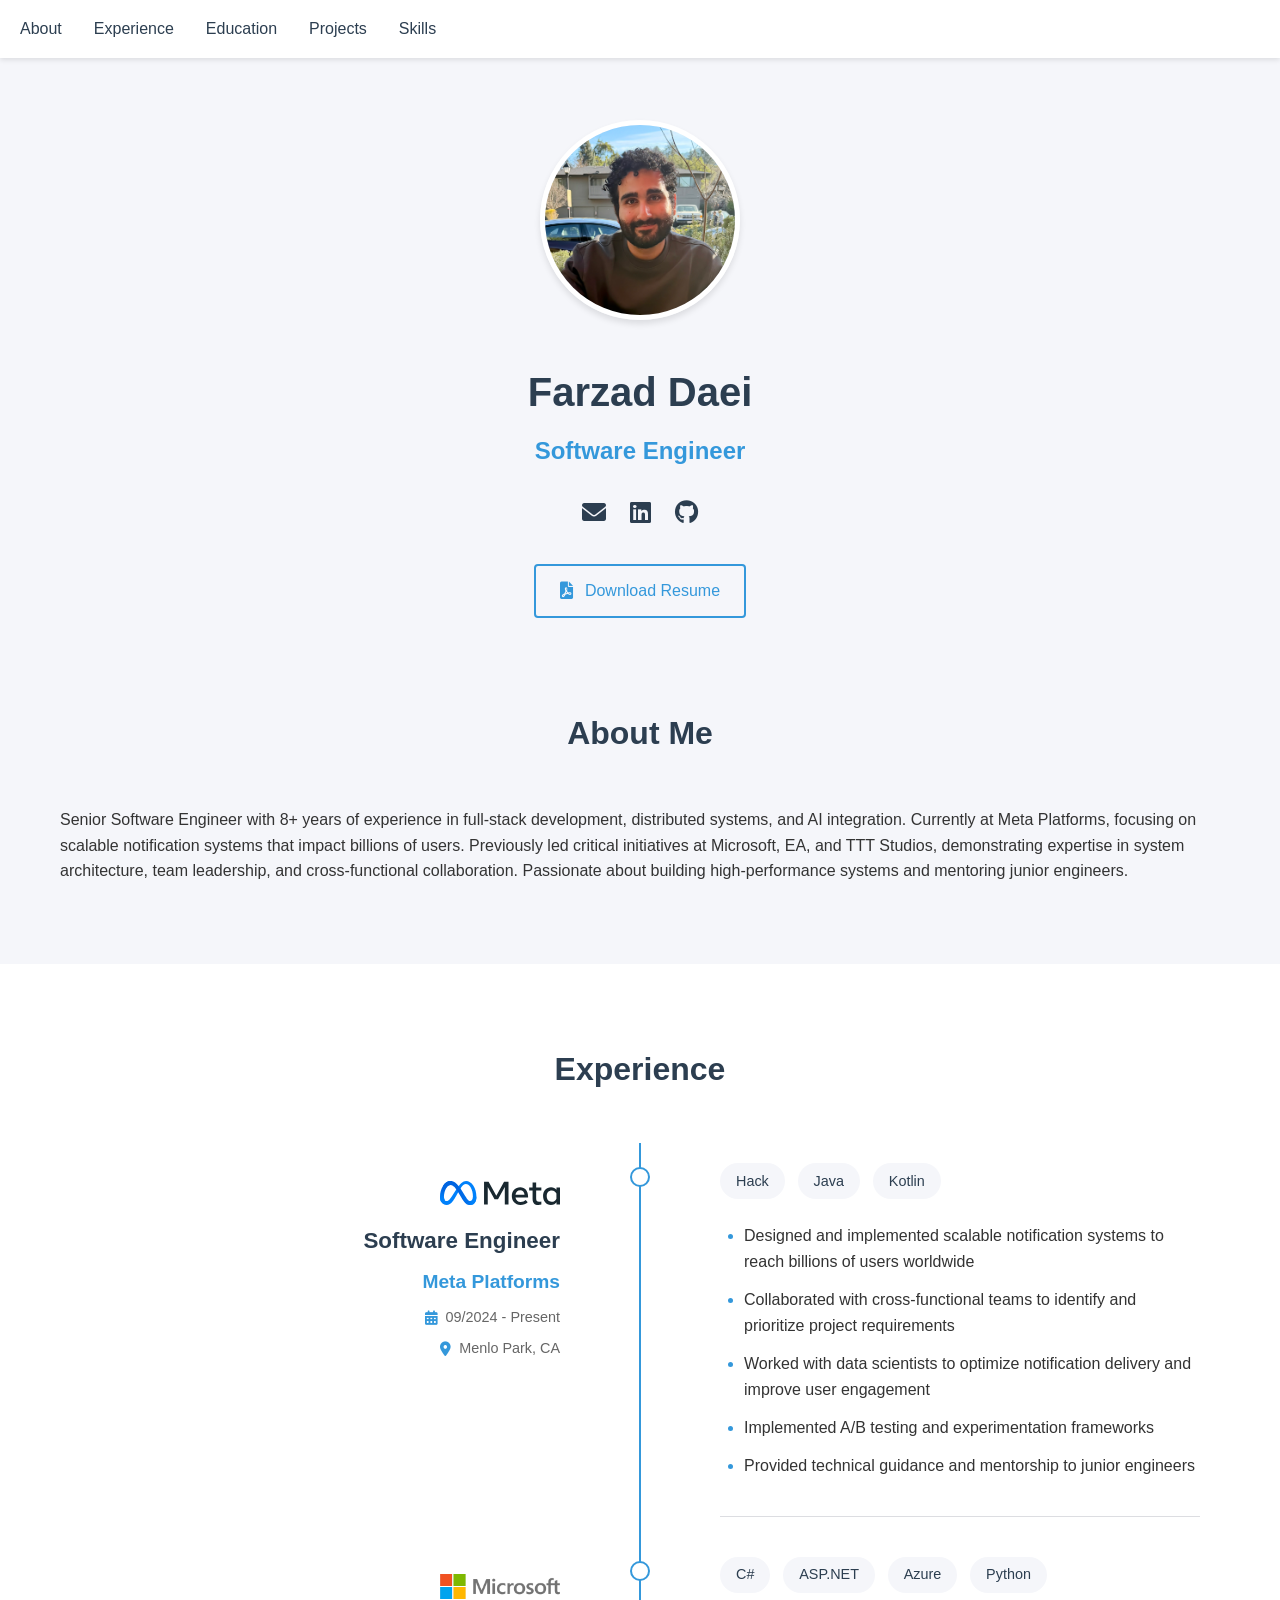
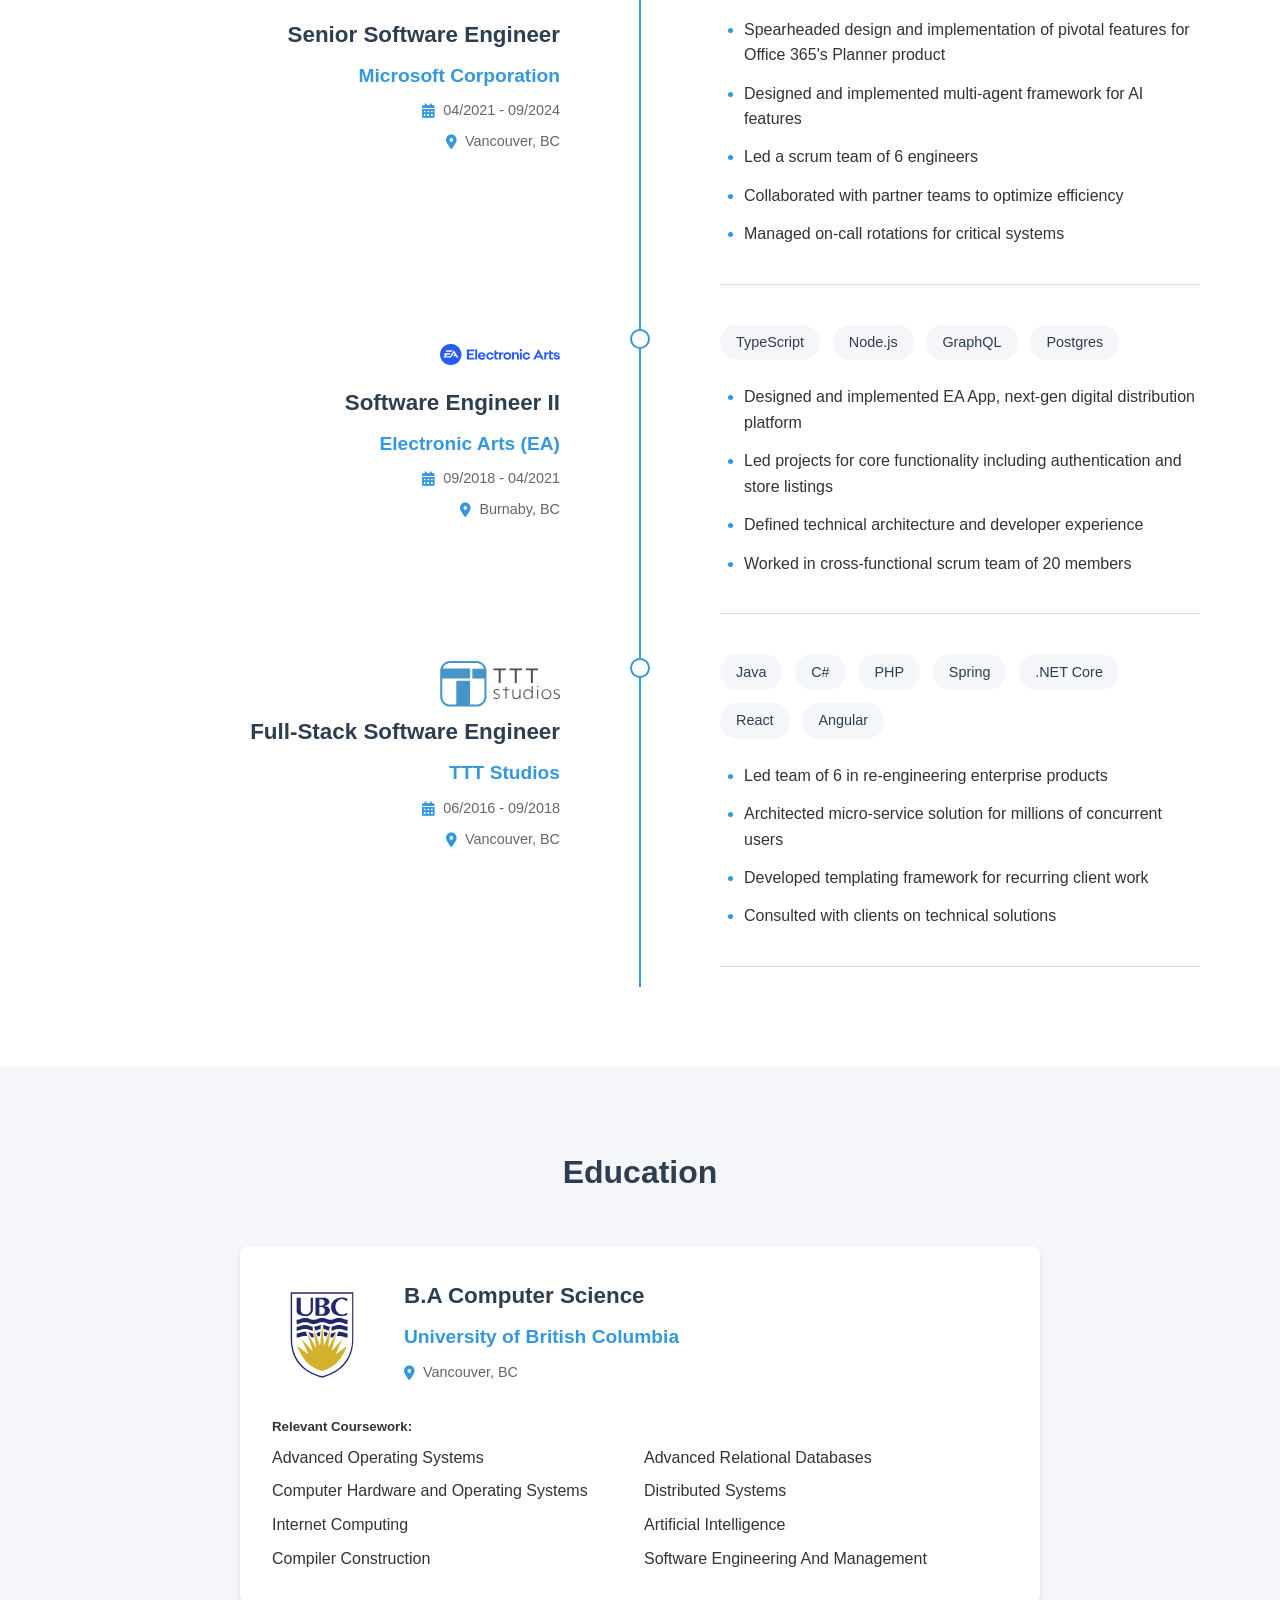
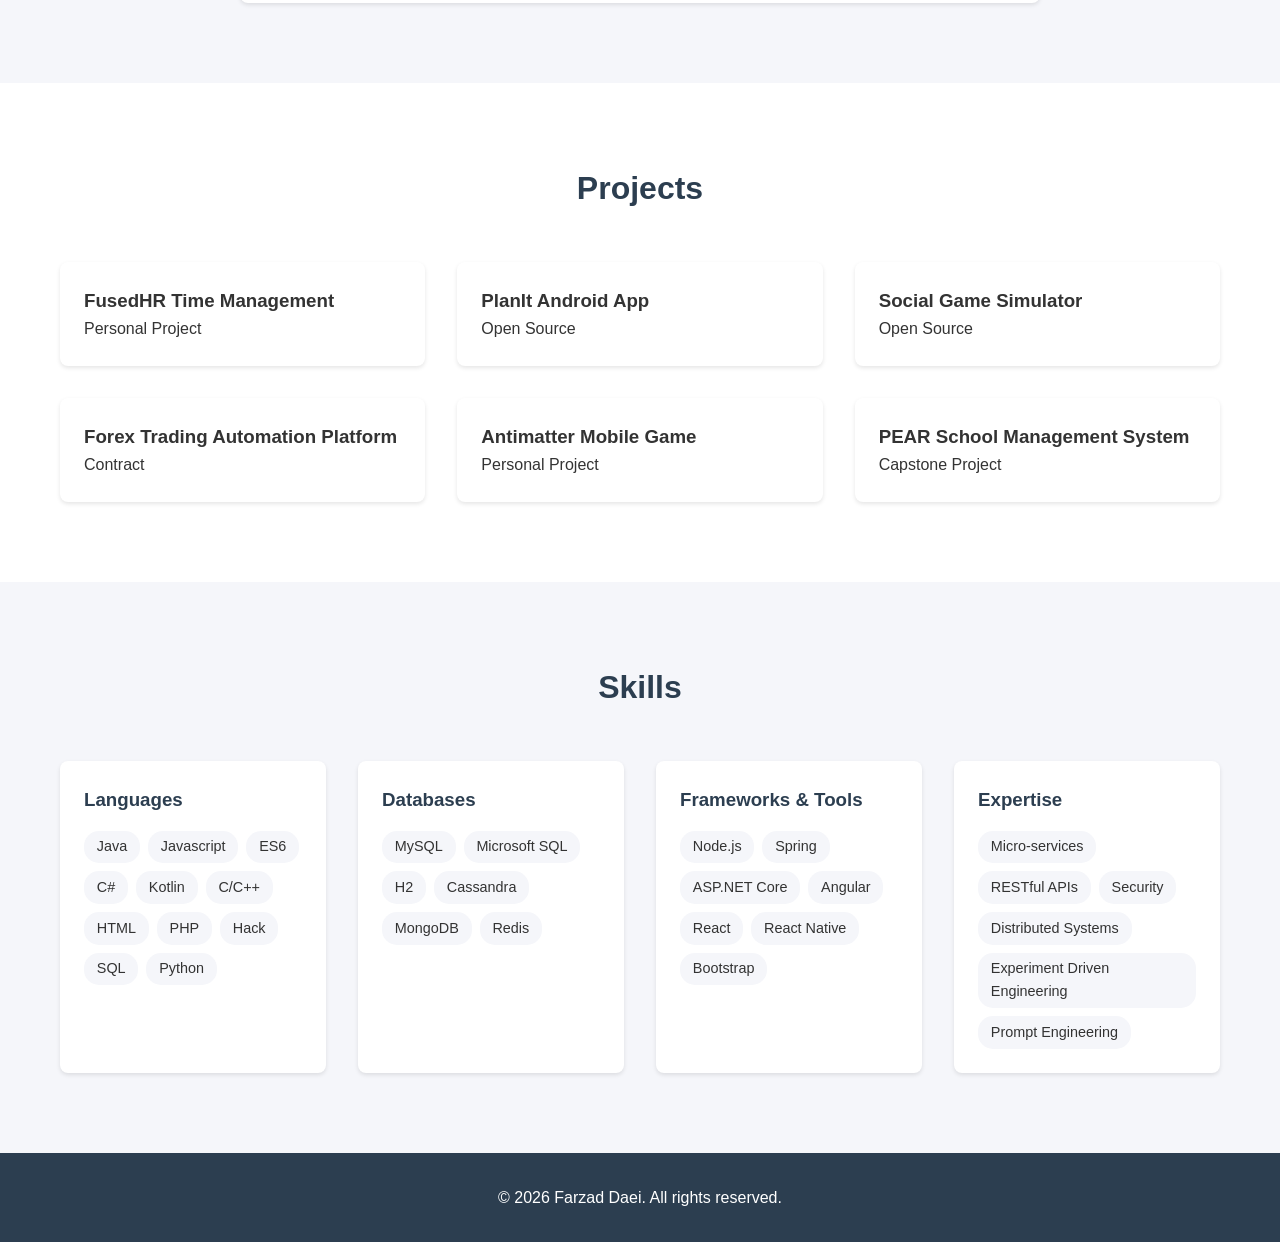
<file: index.html>
<!DOCTYPE html>
<html lang="en">
<head>
    <meta charset="UTF-8">
    <meta name="viewport" content="width=device-width, initial-scale=1.0">
    <meta name="description" content="Farzad Daei - Software Engineer with experience at Meta, Microsoft, EA, and TTT Studios. Specializing in full-stack development and distributed systems.">
    <title>Farzad Daei - Software Engineer</title>
    <link rel="apple-touch-icon" sizes="180x180" href="assets/fav/apple-touch-icon.png">
    <link rel="icon" type="image/png" sizes="32x32" href="assets/fav/favicon-32x32.png">
    <link rel="icon" type="image/png" sizes="16x16" href="assets/fav/favicon-16x16.png">
    <link rel="manifest" href="assets/fav/site.webmanifest">
    <link rel="stylesheet" href="styles.css">
    <link rel="stylesheet" href="https://cdnjs.cloudflare.com/ajax/libs/font-awesome/6.0.0/css/all.min.css">
</head>
<body>
    <header>
        <nav>
            <div class="nav-content">
                <button class="menu-toggle" aria-label="Toggle Menu">
                    <span></span>
                    <span></span>
                    <span></span>
                </button>
                <div class="nav-links">
                    <a href="#about">About</a>
                    <a href="#experience">Experience</a>
                    <a href="#education">Education</a>
                    <a href="#projects">Projects</a>
                    <a href="#skills">Skills</a>
                </div>
            </div>
        </nav>
    </header>

    <main>
        <section id="hero">
            <div class="container">
                <img src="assets/profile.jpg" alt="Farzad Daei" class="profile-img">
                <h1>Farzad Daei</h1>
                <h2>Software Engineer</h2>
                <div class="contact-info">
                    <a href="mailto:hello@daei.ca"><i class="fas fa-envelope"></i></a>
                    <a href="https://linkedin.com/in/farzaddaei" target="_blank"><i class="fab fa-linkedin"></i></a>
                    <a href="https://github.com/farzaddaei" target="_blank"><i class="fab fa-github"></i></a>
                </div>
                <a href="Daei_Resume.pdf" class="resume-btn" download>
                    <i class="fas fa-file-pdf"></i>
                    <span>Download Resume</span>
                </a>
            </div>
        </section>

        <section id="about">
            <div class="container">
                <h2>About Me</h2>
                <p>Senior Software Engineer with 8+ years of experience in full-stack development, distributed systems, and AI integration. Currently at Meta Platforms, focusing on scalable notification systems that impact billions of users. Previously led critical initiatives at Microsoft, EA, and TTT Studios, demonstrating expertise in system architecture, team leadership, and cross-functional collaboration. Passionate about building high-performance systems and mentoring junior engineers.</p>
            </div>
        </section>

        <section id="experience">
            <div class="container">
                <h2>Experience</h2>
                <div class="timeline">
                    <div class="timeline-item">
                        <div class="timeline-header">
                            <img src="assets/meta.svg" alt="Meta" class="company-logo">
                            <h3>Software Engineer</h3>
                            <h4>Meta Platforms</h4>
                            <p class="date">09/2024 - Present</p>
                            <p class="location">Menlo Park, CA</p>
                        </div>
                        <div class="timeline-content">
                            <div class="tech-stack">
                                <span>Hack</span>
                                <span>Java</span>
                                <span>Kotlin</span>
                            </div>
                            <ul>
                                <li>Designed and implemented scalable notification systems to reach billions of users worldwide</li>
                                <li>Collaborated with cross-functional teams to identify and prioritize project requirements</li>
                                <li>Worked with data scientists to optimize notification delivery and improve user engagement</li>
                                <li>Implemented A/B testing and experimentation frameworks</li>
                                <li>Provided technical guidance and mentorship to junior engineers</li>
                            </ul>
                        </div>
                    </div>

                    <div class="timeline-item">
                        <div class="timeline-header">
                            <img src="assets/microsoft.png" alt="Microsoft" class="company-logo">
                            <h3>Senior Software Engineer</h3>
                            <h4>Microsoft Corporation</h4>
                            <p class="date">04/2021 - 09/2024</p>
                            <p class="location">Vancouver, BC</p>
                        </div>
                        <div class="timeline-content">
                            <div class="tech-stack">
                                <span>C#</span>
                                <span>ASP.NET</span>
                                <span>Azure</span>
                                <span>Python</span>
                            </div>
                            <ul>
                                <li>Spearheaded design and implementation of pivotal features for Office 365's Planner product</li>
                                <li>Designed and implemented multi-agent framework for AI features</li>
                                <li>Led a scrum team of 6 engineers</li>
                                <li>Collaborated with partner teams to optimize efficiency</li>
                                <li>Managed on-call rotations for critical systems</li>
                            </ul>
                        </div>
                    </div>

                    <div class="timeline-item">
                        <div class="timeline-header">
                            <img src="assets/ea.svg" alt="EA" class="company-logo">
                            <h3>Software Engineer II</h3>
                            <h4>Electronic Arts (EA)</h4>
                            <p class="date">09/2018 - 04/2021</p>
                            <p class="location">Burnaby, BC</p>
                        </div>
                        <div class="timeline-content">
                            <div class="tech-stack">
                                <span>TypeScript</span>
                                <span>Node.js</span>
                                <span>GraphQL</span>
                                <span>Postgres</span>
                            </div>
                            <ul>
                                <li>Designed and implemented EA App, next-gen digital distribution platform</li>
                                <li>Led projects for core functionality including authentication and store listings</li>
                                <li>Defined technical architecture and developer experience</li>
                                <li>Worked in cross-functional scrum team of 20 members</li>
                            </ul>
                        </div>
                    </div>

                    <div class="timeline-item">
                        <div class="timeline-header">
                            <img src="assets/ttt.svg" alt="TTT Studios" class="company-logo">
                            <h3>Full-Stack Software Engineer</h3>
                            <h4>TTT Studios</h4>
                            <p class="date">06/2016 - 09/2018</p>
                            <p class="location">Vancouver, BC</p>
                        </div>
                        <div class="timeline-content">
                            <div class="tech-stack">
                                <span>Java</span>
                                <span>C#</span>
                                <span>PHP</span>
                                <span>Spring</span>
                                <span>.NET Core</span>
                                <span>React</span>
                                <span>Angular</span>
                            </div>
                            <ul>
                                <li>Led team of 6 in re-engineering enterprise products</li>
                                <li>Architected micro-service solution for millions of concurrent users</li>
                                <li>Developed templating framework for recurring client work</li>
                                <li>Consulted with clients on technical solutions</li>
                            </ul>
                        </div>
                    </div>
                </div>
            </div>
        </section>

        <section id="education">
            <div class="container">
                <h2>Education</h2>
                <div class="education-item">
                    <div class="education-header">
                        <img src="assets/ubc.svg" alt="UBC" class="school-logo">
                        <div class="education-info">
                            <h3>B.A Computer Science</h3>
                            <h4>University of British Columbia</h4>
                            <p class="location">Vancouver, BC</p>
                        </div>
                    </div>
                    <div class="coursework">
                        <h5>Relevant Coursework:</h5>
                        <ul>
                            <li>Advanced Operating Systems</li>
                            <li>Advanced Relational Databases</li>
                            <li>Computer Hardware and Operating Systems</li>
                            <li>Distributed Systems</li>
                            <li>Internet Computing</li>
                            <li>Artificial Intelligence</li>
                            <li>Compiler Construction</li>
                            <li>Software Engineering And Management</li>
                        </ul>
                    </div>
                </div>
            </div>
        </section>

        <section id="projects">
            <div class="container">
                <h2>Projects</h2>
                <div class="projects-grid">
                    <div class="project-card">
                        <h3>FusedHR Time Management</h3>
                        <p>Personal Project</p>
                    </div>
                    <div class="project-card">
                        <h3>PlanIt Android App</h3>
                        <p>Open Source</p>
                    </div>
                    <div class="project-card">
                        <h3>Social Game Simulator</h3>
                        <p>Open Source</p>
                    </div>
                    <div class="project-card">
                        <h3>Forex Trading Automation Platform</h3>
                        <p>Contract</p>
                    </div>
                    <div class="project-card">
                        <h3>Antimatter Mobile Game</h3>
                        <p>Personal Project</p>
                    </div>
                    <div class="project-card">
                        <h3>PEAR School Management System</h3>
                        <p>Capstone Project</p>
                    </div>
                </div>
            </div>
        </section>

        <section id="skills">
            <div class="container">
                <h2>Skills</h2>
                <div class="skills-grid">
                    <div class="skill-category">
                        <h3>Languages</h3>
                        <div class="skill-tags">
                            <span>Java</span>
                            <span>Javascript</span>
                            <span>ES6</span>
                            <span>C#</span>
                            <span>Kotlin</span>
                            <span>C/C++</span>
                            <span>HTML</span>
                            <span>PHP</span>
                            <span>Hack</span>
                            <span>SQL</span>
                            <span>Python</span>
                        </div>
                    </div>
                    <div class="skill-category">
                        <h3>Databases</h3>
                        <div class="skill-tags">
                            <span>MySQL</span>
                            <span>Microsoft SQL</span>
                            <span>H2</span>
                            <span>Cassandra</span>
                            <span>MongoDB</span>
                            <span>Redis</span>
                        </div>
                    </div>
                    <div class="skill-category">
                        <h3>Frameworks & Tools</h3>
                        <div class="skill-tags">
                            <span>Node.js</span>
                            <span>Spring</span>
                            <span>ASP.NET Core</span>
                            <span>Angular</span>
                            <span>React</span>
                            <span>React Native</span>
                            <span>Bootstrap</span>
                        </div>
                    </div>
                    <div class="skill-category">
                        <h3>Expertise</h3>
                        <div class="skill-tags">
                            <span>Micro-services</span>
                            <span>RESTful APIs</span>
                            <span>Security</span>
                            <span>Distributed Systems</span>
                            <span>Experiment Driven Engineering</span>
                            <span>Prompt Engineering</span>
                        </div>
                    </div>
                </div>
            </div>
        </section>
    </main>

    <footer>
        <div class="container">
            <p>&copy; 2024 Farzad Daei. All rights reserved.</p>
        </div>
    </footer>

    <script src="script.js"></script>
</body>
</html>
</file>
<file: styles.css>
:root {
    --primary-color: #2c3e50;
    --secondary-color: #3498db;
    --text-color: #333;
    --light-gray: #f5f6fa;
    --border-color: #dcdde1;
    --timeline-color: #3498db;
}

* {
    margin: 0;
    padding: 0;
    box-sizing: border-box;
}

body {
    font-family: 'Segoe UI', Tahoma, Geneva, Verdana, sans-serif;
    line-height: 1.6;
    color: var(--text-color);
}

.container {
    max-width: 1200px;
    margin: 0 auto;
    padding: 0 20px;
}

/* Header & Navigation */
header {
    background-color: white;
    box-shadow: 0 2px 5px rgba(0,0,0,0.1);
    position: fixed;
    width: 100%;
    top: 0;
    z-index: 1000;
}

nav {
    padding: 1rem 0;
}

.nav-content {
    display: flex;
    justify-content: space-between;
    align-items: center;
    padding: 0 20px;
}

.menu-toggle {
    display: none;
    background: none;
    border: none;
    cursor: pointer;
    padding: 5px;
    z-index: 1001;
    margin-right: 10px;
}

.menu-toggle span {
    display: block;
    width: 20px;
    height: 2px;
    background-color: var(--primary-color);
    margin: 4px 0;
    transition: all 0.3s ease;
    opacity: 0.8;
}

.nav-links {
    display: flex;
    gap: 2rem;
}

.nav-links a {
    text-decoration: none;
    color: var(--primary-color);
    font-weight: 500;
    transition: color 0.3s ease;
}

.nav-links a:hover {
    color: var(--secondary-color);
}

/* Mobile Navigation */
@media (max-width: 768px) {
    .menu-toggle {
        display: block;
    }

    .nav-links {
        position: fixed;
        top: 0;
        right: -100%;
        width: 60%;
        height: 100vh;
        background-color: white;
        flex-direction: column;
        align-items: center;
        justify-content: center;
        gap: 1.5rem;
        transition: right 0.3s ease;
        box-shadow: -2px 0 5px rgba(0,0,0,0.1);
        padding: 60px 0;
    }

    .nav-links.active {
        right: 0;
    }

    /* Hamburger Animation */
    .menu-toggle.active span:nth-child(1) {
        transform: rotate(45deg) translate(4px, 4px);
    }

    .menu-toggle.active span:nth-child(2) {
        opacity: 0;
    }

    .menu-toggle.active span:nth-child(3) {
        transform: rotate(-45deg) translate(4px, -4px);
    }
}

/* Hero Section */
#hero {
    padding: 120px 0 10px;
    text-align: center;
    background-color: var(--light-gray);
}

.profile-img {
    width: 200px;
    height: 200px;
    border-radius: 50%;
    object-fit: cover;
    margin-bottom: 2rem;
    border: 5px solid white;
    box-shadow: 0 4px 6px rgba(0,0,0,0.1);
}

#hero h1 {
    font-size: 2.5rem;
    color: var(--primary-color);
    margin-bottom: 0.5rem;
}

#hero h2 {
    font-size: 1.5rem;
    color: var(--secondary-color);
    margin-bottom: 1.5rem;
}

.contact-info {
    display: flex;
    justify-content: center;
    gap: 1.5rem;
    margin-top: 1rem;
}

.contact-info a {
    color: var(--primary-color);
    font-size: 1.5rem;
    transition: color 0.3s ease;
}

.contact-info a:hover {
    color: var(--secondary-color);
}

.resume-btn {
    display: inline-flex;
    align-items: center;
    gap: 0.75rem;
    margin-top: 2rem;
    padding: 0.75rem 1.5rem;
    background-color: transparent;
    border: 2px solid var(--secondary-color);
    color: var(--secondary-color);
    font-size: 1rem;
    font-weight: 500;
    border-radius: 4px;
    text-decoration: none;
    transition: all 0.3s ease;
}

.resume-btn i {
    font-size: 1.1rem;
}

.resume-btn:hover {
    background-color: var(--secondary-color);
    color: white;
    transform: translateY(-2px);
    box-shadow: 0 4px 12px rgba(52, 152, 219, 0.2);
}

/* Sections */
section {
    padding: 80px 0;
}

section:nth-child(even) {
    background-color: var(--light-gray);
}

section h2 {
    text-align: center;
    margin-bottom: 3rem;
    color: var(--primary-color);
    font-size: 2rem;
}

/* Timeline */
.timeline {
    position: relative;
    max-width: 1200px;
    margin: 0 auto;
    padding: 0 20px;
}

.timeline::before {
    content: '';
    position: absolute;
    width: 2px;
    background-color: var(--timeline-color);
    top: 0;
    bottom: 0;
    left: 50%;
    margin-left: -1px;
}

.timeline-item {
    padding: 20px 0;
    position: relative;
    display: flex;
    justify-content: space-between;
}

.timeline-item::before {
    content: '';
    position: absolute;
    width: 16px;
    height: 16px;
    background-color: white;
    border: 2px solid var(--timeline-color);
    border-radius: 50%;
    top: 24px;
    left: 50%;
    transform: translate(-50%, 0);
    z-index: 1;
}

.timeline-header {
    width: calc(50% - 50px);
    padding-right: 30px;
    text-align: right;
    display: flex;
    flex-direction: column;
    align-items: flex-end;
}

.timeline-content {
    width: calc(50% - 50px);
    padding-left: 30px;
    display: flex;
    flex-direction: column;
}

.company-logo {
    width: 120px;
    height: 60px;
    object-fit: contain;
}

.timeline-header h3 {
    color: var(--primary-color);
    margin-bottom: 0.5rem;
    font-size: 1.4rem;
}

.timeline-header h4 {
    color: var(--secondary-color);
    margin-bottom: 0.5rem;
    font-size: 1.2rem;
}

.date, .location {
    color: #666;
    font-size: 0.9rem;
    margin-bottom: 0.5rem;
    display: flex;
    align-items: center;
    gap: 0.5rem;
}

.date::before {
    content: '\f073';
    font-family: 'Font Awesome 6 Free';
    font-weight: 900;
    color: var(--secondary-color);
}

.location::before {
    content: '\f3c5';
    font-family: 'Font Awesome 6 Free';
    font-weight: 900;
    color: var(--secondary-color);
}

.timeline-content ul {
    padding-left: 1.5rem;
    flex-grow: 1;
    margin-top: 1.5rem;
    padding-bottom: 1.5rem;
    border-bottom: 1px solid var(--border-color);
}

.timeline-content ul li {
    margin-bottom: 0.8rem;
    position: relative;
    line-height: 1.6;
}

.timeline-content ul li::marker {
    color: var(--secondary-color);
}

.tech-stack {
    display: flex;
    flex-wrap: wrap;
    gap: 0.8rem;
}

.tech-stack span {
    background-color: var(--light-gray);
    padding: 0.4rem 1rem;
    border-radius: 20px;
    font-size: 0.9rem;
    color: var(--primary-color);
    transition: all 0.3s ease;
}

.tech-stack span:hover {
    background-color: var(--secondary-color);
    color: white;
    transform: translateY(-2px);
}

/* Education */
.education-item {
    background: white;
    padding: 2rem;
    border-radius: 8px;
    box-shadow: 0 2px 4px rgba(0,0,0,0.1);
    max-width: 800px;
    margin: 0 auto;
}

.education-header {
    display: flex;
    align-items: center;
    gap: 2rem;
    margin-bottom: 1.5rem;
}

.education-info {
    flex: 1;
}

.education-info h3 {
    color: var(--primary-color);
    margin-bottom: 0.5rem;
    font-size: 1.4rem;
}

.education-info h4 {
    color: var(--secondary-color);
    margin-bottom: 0.5rem;
    font-size: 1.2rem;
}

.school-logo {
    width: 100px;
    height: 100px;
    object-fit: contain;
}

.coursework {
    margin-top: 1.5rem;
}

.coursework ul {
    list-style: none;
    display: grid;
    grid-template-columns: repeat(auto-fit, minmax(250px, 1fr));
    gap: 0.5rem;
    margin-top: 0.5rem;
}

/* Projects */
.projects-grid {
    display: grid;
    grid-template-columns: repeat(auto-fit, minmax(300px, 1fr));
    gap: 2rem;
}

.project-card {
    background: white;
    padding: 1.5rem;
    border-radius: 8px;
    box-shadow: 0 2px 4px rgba(0,0,0,0.1);
    transition: transform 0.3s ease;
}

.project-card:hover {
    transform: translateY(-5px);
}

/* Skills */
.skills-grid {
    display: grid;
    grid-template-columns: repeat(auto-fit, minmax(250px, 1fr));
    gap: 2rem;
}

.skill-category {
    background: white;
    padding: 1.5rem;
    border-radius: 8px;
    box-shadow: 0 2px 4px rgba(0,0,0,0.1);
}

.skill-category h3 {
    color: var(--primary-color);
    margin-bottom: 1rem;
}

.skill-tags {
    display: flex;
    flex-wrap: wrap;
    gap: 0.5rem;
}

.skill-tags span {
    background-color: var(--light-gray);
    padding: 0.3rem 0.8rem;
    border-radius: 15px;
    font-size: 0.9rem;
}

/* Footer */
footer {
    background-color: var(--primary-color);
    color: white;
    padding: 2rem 0;
    text-align: center;
}

/* Responsive Design */
@media (max-width: 768px) {
    .nav-content {
        flex-direction: column;
        align-items: center;
        gap: 1rem;
    }

    .timeline::before {
        display: none;
    }

    .timeline-item::before {
        display: none;
    }

    .timeline-item {
        flex-direction: column;
        padding: 30px 0;
    }

    .timeline-header {
        width: 100%;
        padding-right: 0;
        text-align: left;
        align-items: flex-start;
        margin-bottom: 1.5rem;
    }

    .timeline-content {
        width: 100%;
        padding-left: 0;
    }

    .company-logo {
        width: 100px;
        height: 60px;
        margin-bottom: 1rem;
    }

    .timeline-header h3 {
        font-size: 1.2rem;
    }

    .timeline-header h4 {
        font-size: 1.1rem;
    }

    .tech-stack {
        gap: 0.5rem;
    }

    .tech-stack span {
        padding: 0.3rem 0.8rem;
        font-size: 0.8rem;
    }

    .projects-grid {
        grid-template-columns: 1fr;
    }

    .skills-grid {
        grid-template-columns: 1fr;
    }
}

@media (max-width: 480px) {
    #hero h1 {
        font-size: 2rem;
    }

    #hero h2 {
        font-size: 1.2rem;
    }

    .profile-img {
        width: 150px;
        height: 150px;
    }

    section {
        padding: 40px 0;
    }

    .education-header {
        flex-direction: column;
        text-align: center;
        gap: 1rem;
    }

    .education-info {
        text-align: center;
    }
}
</file>
